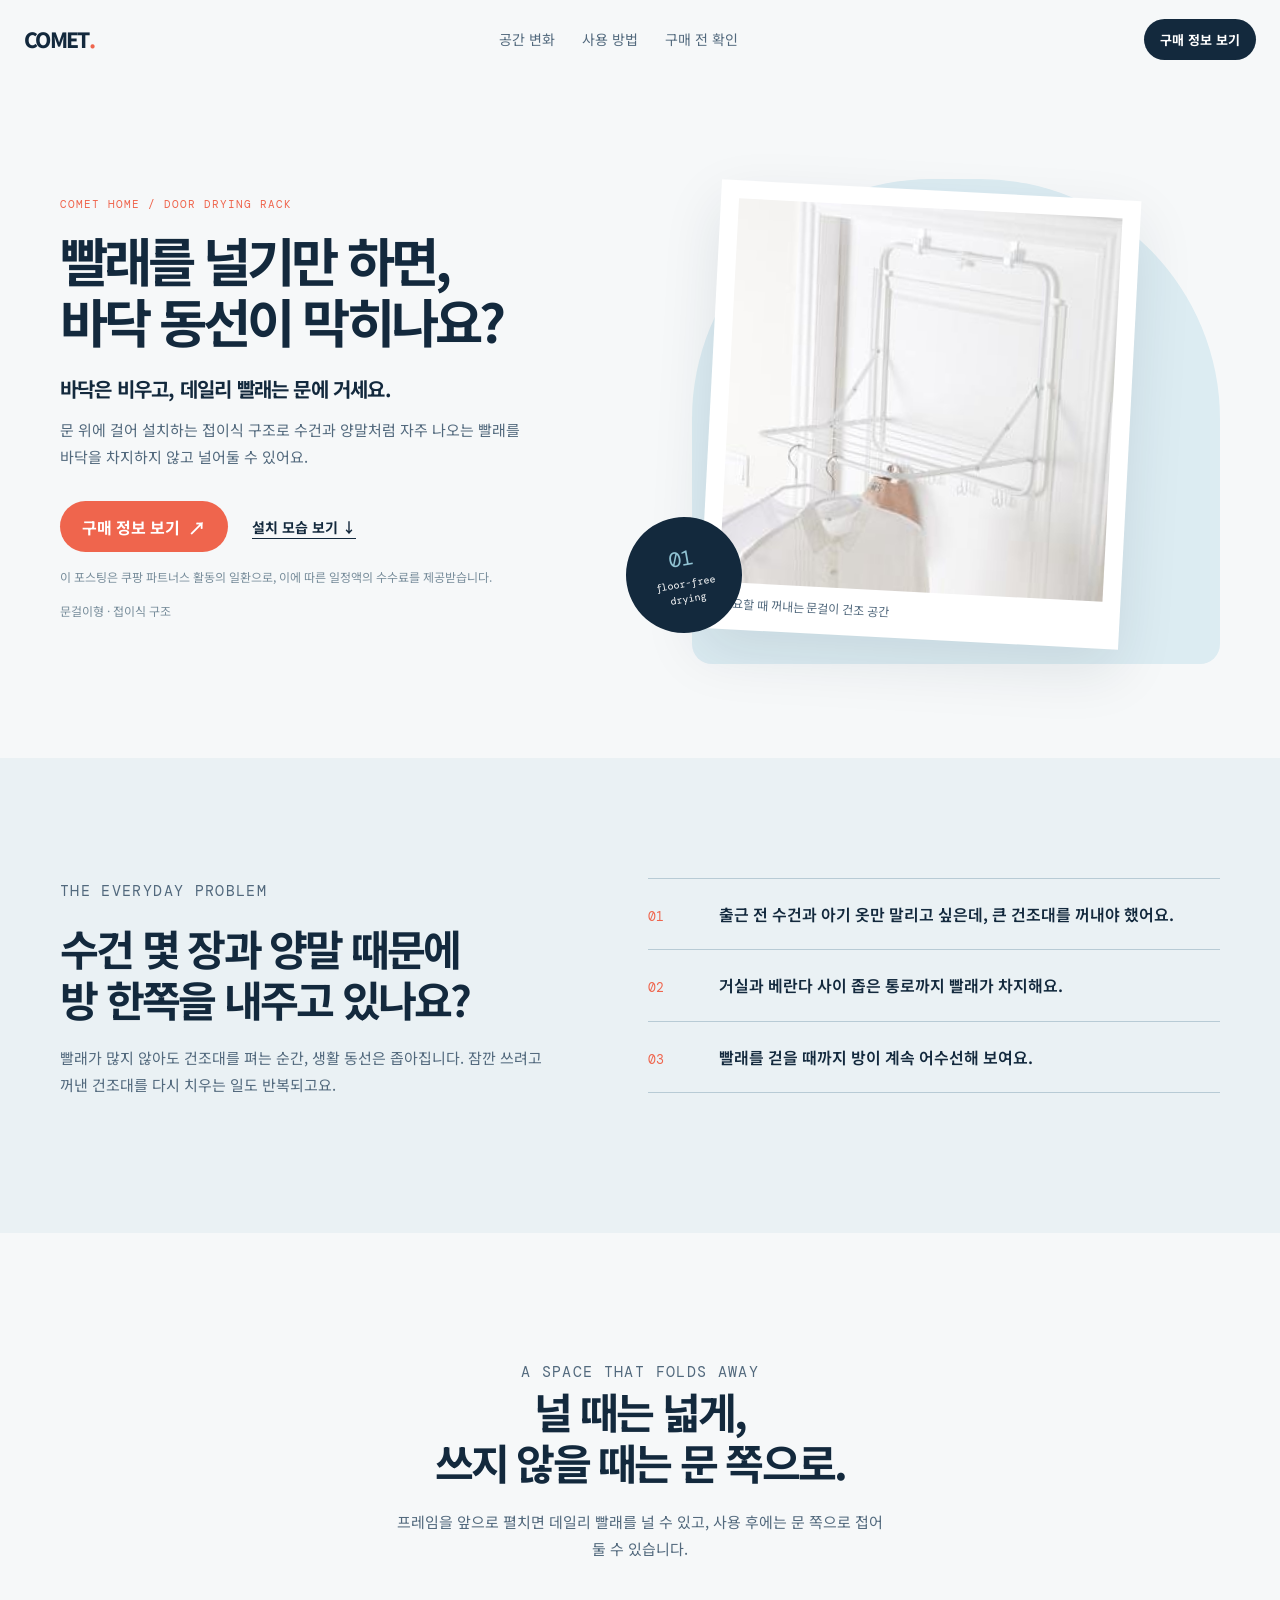
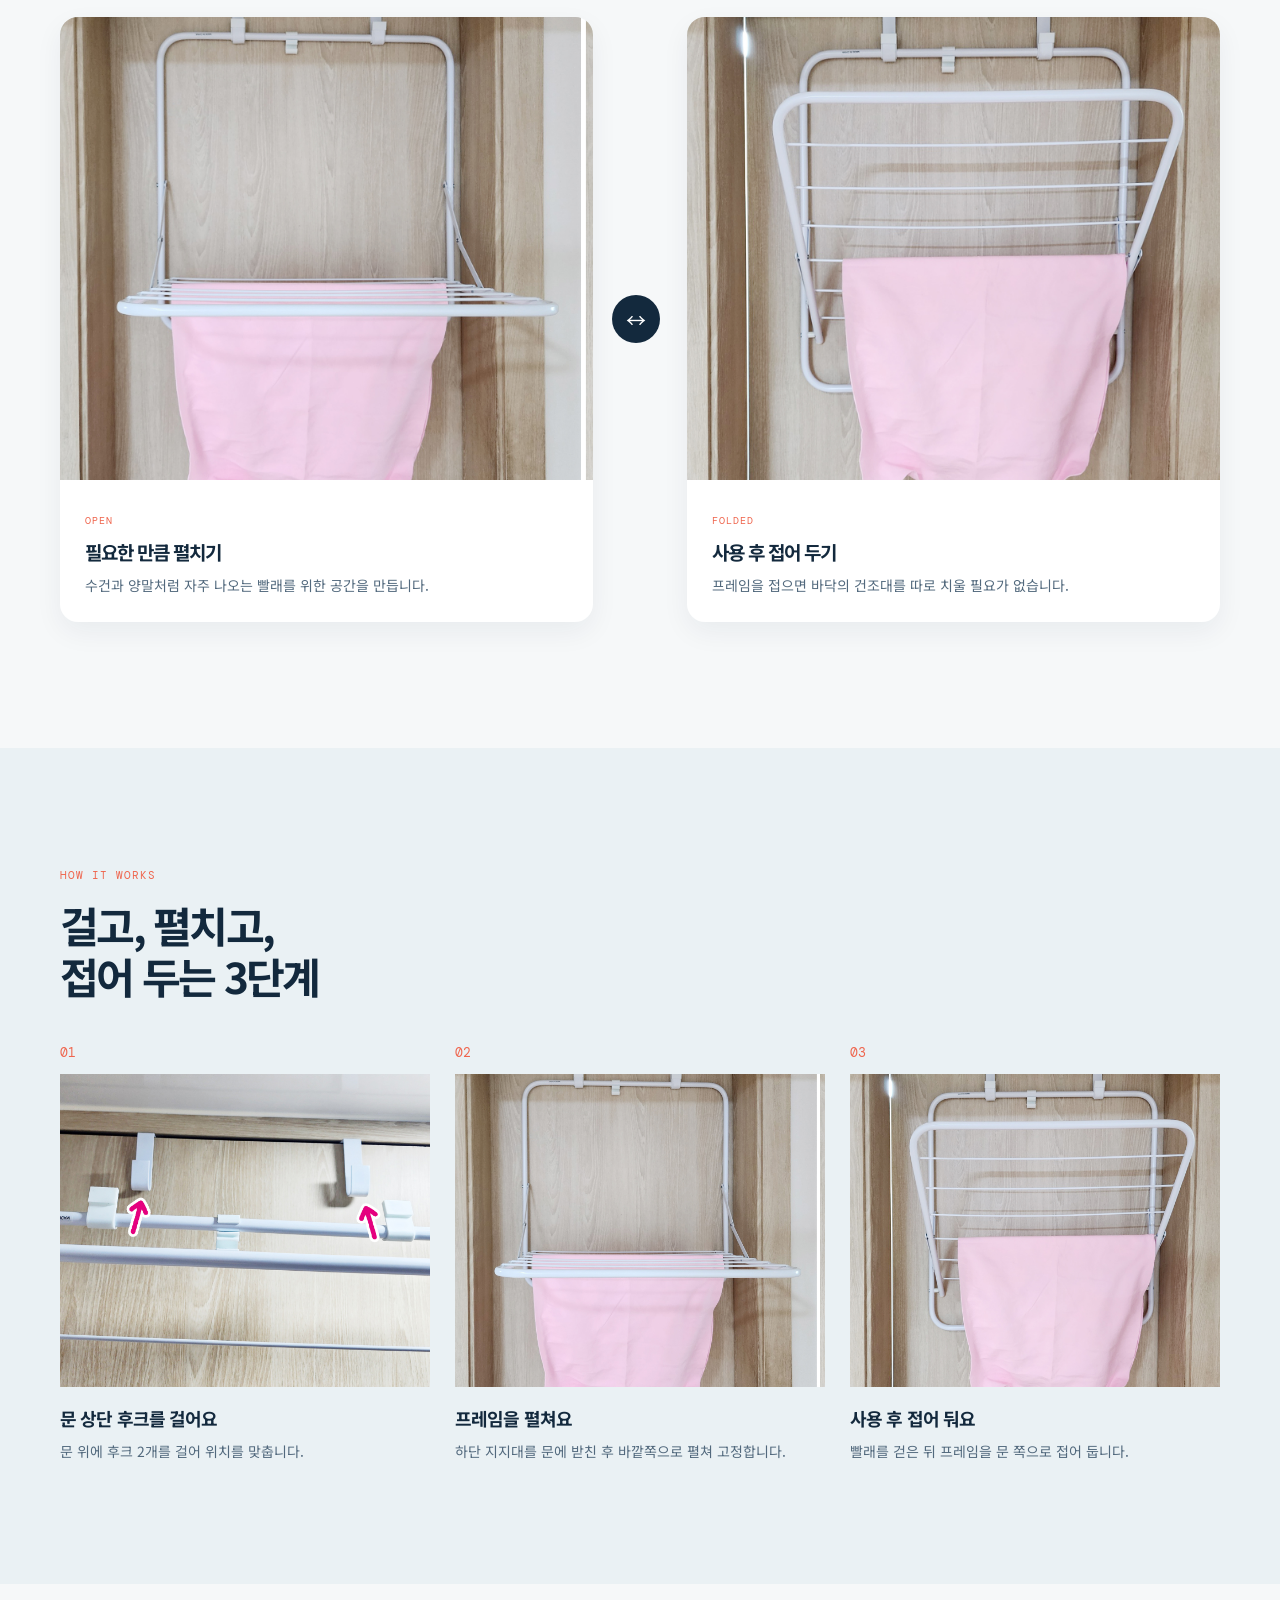
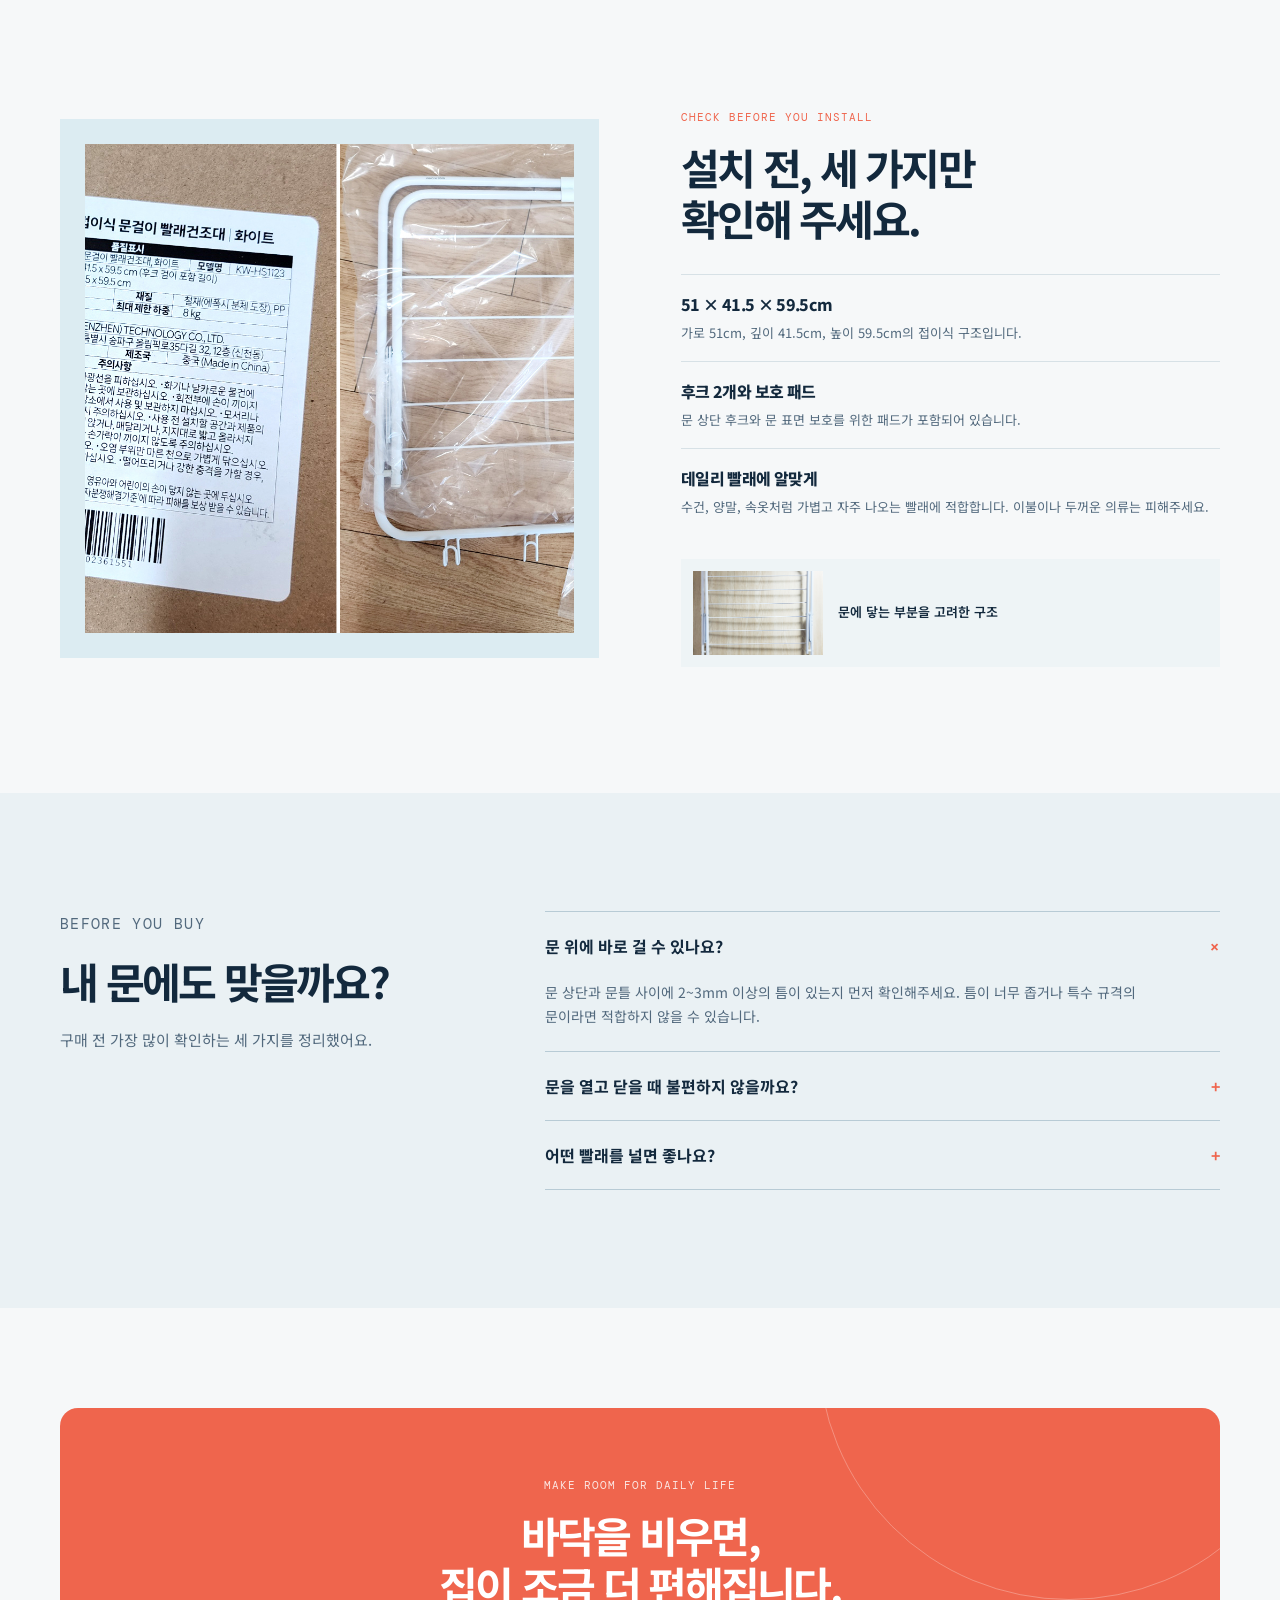
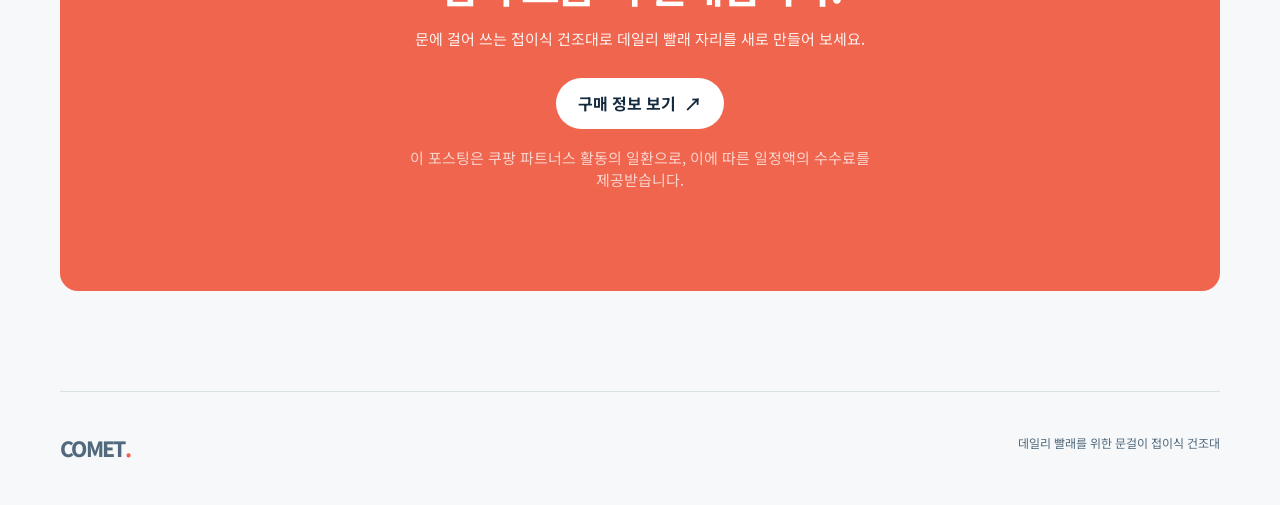
<file: landing-page/index.html>
<!doctype html>
<html lang="ko">
<head>
  <!-- Google tag (gtag.js) -->
  <script async src="https://www.googletagmanager.com/gtag/js?id=G-2RBDY36MX3"></script>
  <script>
    window.dataLayer = window.dataLayer || [];
    function gtag(){dataLayer.push(arguments);}
    gtag('js', new Date());

    gtag('config', 'G-2RBDY36MX3');
  </script>
  <meta charset="utf-8">
  <meta name="viewport" content="width=device-width, initial-scale=1">
  <meta name="description" content="문에 걸어 바닥을 비우는 접이식 빨래건조대 소개 페이지">
  <title>COMET | 접이식 문걸이 빨래건조대</title>
  <link rel="preload" as="image" href="assets/product1-image1.png">
  <link rel="stylesheet" href="styles.css">
</head>
<body id="top">
  <a class="skip-link" href="#main">본문으로 건너뛰기</a>
  <header class="site-header">
    <a class="brand" href="#top" aria-label="COMET 첫 화면">COMET<span>.</span></a>
    <nav aria-label="페이지 탐색">
      <a href="#space-proof">공간 변화</a>
      <a href="#how-it-works">사용 방법</a>
      <a href="#faq">구매 전 확인</a>
    </nav>
    <button class="header-cta cta-btn" type="button" data-cta-location="header">구매 정보 보기</button>
  </header>

  <main id="main">
    <section class="hero section-shell" id="hero">
      <div class="hero-copy reveal">
        <p class="eyebrow">COMET HOME / DOOR DRYING RACK</p>
        <h1>빨래를 널기만 하면,<br>바닥 동선이 막히나요?</h1>
        <p class="hero-lead">바닥은 비우고, 데일리 빨래는 문에 거세요.</p>
        <p class="hero-description">문 위에 걸어 설치하는 접이식 구조로 수건과 양말처럼 자주 나오는 빨래를 바닥을 차지하지 않고 널어둘 수 있어요.</p>
        <div class="hero-actions">
          <a id="hero-cta" class="button button-primary cta-btn" href="https://www.coupang.com/vp/products/7745976872?vendorItemId=87919782252" target="_blank" rel="noopener sponsored" data-cta-location="hero">구매 정보 보기 <span aria-hidden="true">↗</span></a>
          <a class="text-link" href="#space-proof">설치 모습 보기 <span aria-hidden="true">↓</span></a>
        </div>
        <p class="partners-disclosure">이 포스팅은 쿠팡 파트너스 활동의 일환으로, 이에 따른 일정액의 수수료를 제공받습니다.</p>
        <p class="micro-note">문걸이형 · 접이식 구조</p>
      </div>
      <div class="hero-visual reveal reveal-delay">
        <div class="hero-arch"></div>
        <figure class="product-figure">
          <img src="assets/product1-image1.png" alt="문 위에 걸어 설치한 흰색 접이식 빨래건조대" data-fallback>
          <figcaption>필요할 때 꺼내는 문걸이 건조 공간</figcaption>
        </figure>
        <div class="visual-stamp"><span>01</span> floor-free<br>drying</div>
      </div>
    </section>

    <section class="pain-section" id="pain">
      <div class="section-shell pain-layout">
        <div class="pain-intro reveal">
          <p class="eyebrow">THE EVERYDAY PROBLEM</p>
          <h2>수건 몇 장과 양말 때문에<br>방 한쪽을 내주고 있나요?</h2>
          <p>빨래가 많지 않아도 건조대를 펴는 순간, 생활 동선은 좁아집니다. 잠깐 쓰려고 꺼낸 건조대를 다시 치우는 일도 반복되고요.</p>
        </div>
        <div class="pain-list reveal reveal-delay">
          <article><span>01</span><p>출근 전 수건과 아기 옷만 말리고 싶은데, 큰 건조대를 꺼내야 했어요.</p></article>
          <article><span>02</span><p>거실과 베란다 사이 좁은 통로까지 빨래가 차지해요.</p></article>
          <article><span>03</span><p>빨래를 걷을 때까지 방이 계속 어수선해 보여요.</p></article>
        </div>
      </div>
    </section>

    <section class="proof-section section-shell" id="space-proof">
      <div class="centered-heading reveal">
        <p class="eyebrow">A SPACE THAT FOLDS AWAY</p>
        <h2>널 때는 넓게,<br>쓰지 않을 때는 문 쪽으로.</h2>
        <p>프레임을 앞으로 펼치면 데일리 빨래를 널 수 있고, 사용 후에는 문 쪽으로 접어 둘 수 있습니다.</p>
      </div>
      <div class="comparison-grid">
        <article class="comparison-card reveal">
          <div class="crop-frame crop-left"><img src="assets/product1-detail-content2.png" alt="문에 설치한 건조대를 앞으로 펼친 모습" data-fallback></div>
          <div class="comparison-copy"><span>OPEN</span><h3>필요한 만큼 펼치기</h3><p>수건과 양말처럼 자주 나오는 빨래를 위한 공간을 만듭니다.</p></div>
        </article>
        <div class="comparison-mark" aria-hidden="true">↔</div>
        <article class="comparison-card reveal reveal-delay">
          <div class="crop-frame crop-right"><img src="assets/product1-detail-content2.png" alt="문 쪽으로 접어 둔 건조대 모습" data-fallback></div>
          <div class="comparison-copy"><span>FOLDED</span><h3>사용 후 접어 두기</h3><p>프레임을 접으면 바닥의 건조대를 따로 치울 필요가 없습니다.</p></div>
        </article>
      </div>
    </section>

    <section class="steps-section" id="how-it-works">
      <div class="section-shell">
        <div class="steps-heading reveal"><p class="eyebrow">HOW IT WORKS</p><h2>걸고, 펼치고,<br>접어 두는 3단계</h2></div>
        <div class="steps-grid">
          <article class="step reveal"><span class="step-number">01</span><div class="step-image crop-hook"><img src="assets/product1-detail-content3.png" alt="문 상단에 거는 건조대 후크" data-fallback></div><h3>문 상단 후크를 걸어요</h3><p>문 위에 후크 2개를 걸어 위치를 맞춥니다.</p></article>
          <article class="step reveal reveal-delay"><span class="step-number">02</span><div class="step-image crop-left"><img src="assets/product1-detail-content2.png" alt="밖으로 펼친 건조대 프레임" data-fallback></div><h3>프레임을 펼쳐요</h3><p>하단 지지대를 문에 받친 후 바깥쪽으로 펼쳐 고정합니다.</p></article>
          <article class="step reveal reveal-delay-2"><span class="step-number">03</span><div class="step-image crop-right"><img src="assets/product1-detail-content2.png" alt="문 쪽으로 접어 둔 건조대 프레임" data-fallback></div><h3>사용 후 접어 둬요</h3><p>빨래를 걷은 뒤 프레임을 문 쪽으로 접어 둡니다.</p></article>
        </div>
      </div>
    </section>

    <section class="spec-section section-shell" id="spec-proof">
      <div class="spec-image reveal"><img src="assets/product1-detail-content1.png" alt="접이식 문걸이 건조대 본체와 구성품" data-fallback></div>
      <div class="spec-content reveal reveal-delay">
        <p class="eyebrow">CHECK BEFORE YOU INSTALL</p>
        <h2>설치 전, 세 가지만<br>확인해 주세요.</h2>
        <dl>
          <div><dt>51 × 41.5 × 59.5cm</dt><dd>가로 51cm, 깊이 41.5cm, 높이 59.5cm의 접이식 구조입니다.</dd></div>
          <div><dt>후크 2개와 보호 패드</dt><dd>문 상단 후크와 문 표면 보호를 위한 패드가 포함되어 있습니다.</dd></div>
          <div><dt>데일리 빨래에 알맞게</dt><dd>수건, 양말, 속옷처럼 가볍고 자주 나오는 빨래에 적합합니다. 이불이나 두꺼운 의류는 피해주세요.</dd></div>
        </dl>
        <div class="spec-detail"><img src="assets/product1-detail-content4.png" alt="건조대 프레임과 하단 지지대 상세" data-fallback><span>문에 닿는 부분을 고려한 구조</span></div>
      </div>
    </section>

    <section class="faq-section" id="faq">
      <div class="section-shell faq-layout">
        <div class="faq-intro reveal"><p class="eyebrow">BEFORE YOU BUY</p><h2>내 문에도 맞을까요?</h2><p>구매 전 가장 많이 확인하는 세 가지를 정리했어요.</p></div>
        <div class="accordion reveal reveal-delay">
          <details open><summary>문 위에 바로 걸 수 있나요?<span aria-hidden="true">+</span></summary><p>문 상단과 문틀 사이에 2~3mm 이상의 틈이 있는지 먼저 확인해주세요. 틈이 너무 좁거나 특수 규격의 문이라면 적합하지 않을 수 있습니다.</p></details>
          <details><summary>문을 열고 닫을 때 불편하지 않을까요?<span aria-hidden="true">+</span></summary><p>보호 패드가 포함되어 있지만, 빨래를 널어 둔 상태에서 문을 세게 여닫는 환경에는 권장하지 않습니다.</p></details>
          <details><summary>어떤 빨래를 널면 좋나요?<span aria-hidden="true">+</span></summary><p>수건, 양말, 속옷처럼 가볍고 매일 나오는 빨래에 알맞습니다. 무거운 이불이나 두꺼운 의류에는 사용하지 마세요.</p></details>
        </div>
      </div>
    </section>

    <section class="final-section section-shell">
      <div class="final-card reveal">
        <p class="eyebrow">MAKE ROOM FOR DAILY LIFE</p>
        <h2>바닥을 비우면,<br>집이 조금 더 편해집니다.</h2>
        <p>문에 걸어 쓰는 접이식 건조대로 데일리 빨래 자리를 새로 만들어 보세요.</p>
        <a id="final-cta" class="button button-light cta-btn" href="https://www.coupang.com/vp/products/7745976872?vendorItemId=87919782252" target="_blank" rel="noopener sponsored" data-cta-location="final">구매 정보 보기 <span aria-hidden="true">↗</span></a>
        <p class="partners-disclosure partners-disclosure-light">이 포스팅은 쿠팡 파트너스 활동의 일환으로, 이에 따른 일정액의 수수료를 제공받습니다.</p>
      </div>
    </section>
  </main>
  <footer><a class="brand" href="#top">COMET<span>.</span></a><p>데일리 빨래를 위한 문걸이 접이식 건조대</p></footer>
  <div id="toast" class="toast" role="status" aria-live="polite">아직 준비 중입니다.</div>
  <script src="script.js"></script>
</body>
</html>
</file>
<file: landing-page/styles.css>
@import url('https://fonts.googleapis.com/css2?family=DM+Mono&family=Noto+Sans+KR:wght@400;500;600;700;800&display=swap');

:root { --ink:#13293d; --muted:#52697d; --paper:#f6f8f9; --white:#fff; --blue:#dcecf2; --line:#d7e1e6; --coral:#ef654d; --radius:18px; --shadow:0 22px 58px rgba(19,41,61,.10); }
* { box-sizing:border-box; }
html { scroll-behavior:smooth; }
body { margin:0; background:var(--paper); color:var(--ink); font-family:'Noto Sans KR',system-ui,sans-serif; word-break:keep-all; }
img { display:block; width:100%; }
a { color:inherit; text-decoration:none; } button { font:inherit; cursor:pointer; } .section-shell { width:min(1160px,calc(100% - 48px)); margin:auto; }
.skip-link { position:absolute; left:12px; top:-48px; z-index:20; background:var(--ink); color:#fff; padding:10px 14px; border-radius:8px; } .skip-link:focus { top:12px; }
.site-header { height:78px; width:min(1280px,calc(100% - 48px)); margin:auto; display:flex; align-items:center; justify-content:space-between; gap:24px; }
.brand { font-weight:800; letter-spacing:-.08em; font-size:21px; } .brand span { color:var(--coral); } nav { display:flex; gap:27px; font-size:14px; color:var(--muted); } nav a:hover,.text-link:hover { color:var(--coral); }
.header-cta { background:var(--ink); border:0; color:white; padding:11px 16px; border-radius:999px; font-size:13px; font-weight:700; }
.hero { min-height:680px; padding:76px 0 84px; display:grid; grid-template-columns:.9fr 1.1fr; align-items:center; gap:70px; }
.eyebrow { color:var(--coral); font:11px 'DM Mono',monospace; letter-spacing:.09em; margin:0 0 18px; } h1,h2,h3,p { margin-top:0; } h1 { letter-spacing:-.075em; font-size:clamp(39px,4.1vw,63px); line-height:1.16; margin-bottom:24px; } h2 { font-size:clamp(31px,3.3vw,49px); letter-spacing:-.065em; line-height:1.2; margin-bottom:20px; } .hero-lead { font-size:20px; font-weight:700; letter-spacing:-.04em; margin-bottom:13px; } .hero-description,.pain-intro>p,.centered-heading>p,.faq-intro>p { color:var(--muted); font-size:15px; line-height:1.8; max-width:500px; }
.hero-actions { margin-top:31px; display:flex; align-items:center; gap:24px; } .button { min-height:51px; padding:0 22px; border-radius:999px; font-weight:700; border:0; transition:transform .2s,background .2s; display:inline-flex; align-items:center; justify-content:center; } .button:hover,.header-cta:hover { transform:translateY(-2px); } .button:active,.header-cta:active { transform:translateY(1px); } .button-primary { background:var(--coral); color:#fff; } .button span { margin-left:8px; font-size:18px; } .text-link { font-size:14px; font-weight:700; text-decoration:underline; text-underline-offset:5px; } .partners-disclosure { color:#788d9b; font-size:12px; line-height:1.5; margin:16px 0 0; } .partners-disclosure-light { color:rgba(255,255,255,0.78); margin:18px auto 0; max-width:480px; } .micro-note { color:#788d9b; margin-top:16px; font-size:12px; }
.hero-visual { position:relative; min-height:500px; display:flex; align-items:center; justify-content:center; } .hero-arch { position:absolute; inset:15px 0 0 12%; border-radius:240px 240px 20px 20px; background:var(--blue); } .product-figure { position:relative; z-index:1; width:min(420px,78%); margin:0; padding:18px; background:white; box-shadow:var(--shadow); transform:rotate(3deg); } .product-figure img { aspect-ratio:1; object-fit:cover; } figcaption { padding:12px 3px 0; font-size:12px; color:var(--muted); } .visual-stamp { position:absolute; z-index:2; bottom:31px; left:1%; width:116px; height:116px; border-radius:50%; background:var(--ink); color:white; display:grid; place-content:center; text-align:center; font:10px/1.5 'DM Mono',monospace; transform:rotate(-10deg); } .visual-stamp span { color:#91c3d3; font-size:21px; }
.pain-section,.steps-section,.faq-section { background:#eaf1f4; } .pain-layout { padding:120px 0; display:grid; grid-template-columns:.95fr 1.05fr; gap:70px; align-items:start; } .pain-list { border-top:1px solid #b8cbd5; } .pain-list article { border-bottom:1px solid #b8cbd5; display:grid; grid-template-columns:58px 1fr; gap:13px; padding:22px 0; align-items:baseline; } .pain-list span,.step-number { color:var(--coral); font:13px 'DM Mono',monospace; } .pain-list p { margin:0; font-size:16px; line-height:1.65; font-weight:600; }
.proof-section { padding:126px 0; } .centered-heading { text-align:center; max-width:640px; margin:0 auto 55px; } .centered-heading>p { margin:0 auto; } .comparison-grid { display:grid; grid-template-columns:1fr 56px 1fr; align-items:center; gap:19px; } .comparison-card { background:var(--white); overflow:hidden; border-radius:var(--radius); box-shadow:0 10px 28px rgba(19,41,61,.06); } .crop-frame { aspect-ratio:1.15; overflow:hidden; background:#e8eff1; } .crop-frame img,.step-image img { width:200%; height:100%; max-width:none; object-fit:cover; } .crop-left img { object-position:left center; transform:translateX(0); } .crop-right img { object-position:right center; transform:translateX(-50%); } .comparison-copy { padding:25px; } .comparison-copy span { color:var(--coral); font:10px 'DM Mono',monospace; letter-spacing:.1em; } .comparison-copy h3 { font-size:19px; letter-spacing:-.05em; margin:9px 0; } .comparison-copy p { margin:0; color:var(--muted); font-size:14px; line-height:1.65; } .comparison-mark { width:48px; height:48px; border-radius:50%; display:grid; place-items:center; background:var(--ink); color:white; font-size:20px; }
.steps-section { padding:120px 0; } .steps-heading { margin-bottom:42px; } .steps-grid { display:grid; grid-template-columns:repeat(3,1fr); gap:25px; } .step { position:relative; } .step-number { display:block; margin-bottom:13px; } .step-image { overflow:hidden; aspect-ratio:1.18; background:white; margin-bottom:18px; } .crop-hook img { width:200%; max-width:none; object-fit:cover; object-position:right top; transform:translateX(-50%); } .step h3 { margin:0 0 9px; font-size:18px; letter-spacing:-.05em; } .step p { margin:0; color:var(--muted); font-size:14px; line-height:1.7; }
.spec-section { padding:126px 0; display:grid; grid-template-columns:1fr 1fr; gap:82px; align-items:center; } .spec-image { background:var(--blue); padding:25px; } .spec-image img { aspect-ratio:1; object-fit:cover; } .spec-content dl { margin:31px 0 23px; } .spec-content dl div { border-top:1px solid var(--line); padding:17px 0; } .spec-content dt { font-size:16px; font-weight:800; letter-spacing:-.04em; margin-bottom:6px; } .spec-content dd { margin:0; color:var(--muted); font-size:13px; line-height:1.7; } .spec-detail { display:grid; grid-template-columns:130px 1fr; gap:15px; align-items:center; background:#eef4f6; padding:12px; } .spec-detail img { height:84px; object-fit:cover; } .spec-detail span { font-size:13px; font-weight:600; line-height:1.55; }
.faq-section { padding:118px 0; } .faq-layout { display:grid; grid-template-columns:.75fr 1.25fr; gap:80px; } .accordion { border-top:1px solid #b8cbd5; } details { border-bottom:1px solid #b8cbd5; } summary { list-style:none; padding:22px 0; cursor:pointer; font-size:16px; font-weight:700; display:flex; justify-content:space-between; gap:15px; } summary::-webkit-details-marker { display:none; } summary span { color:var(--coral); transition:transform .2s; } details[open] summary span { transform:rotate(45deg); } details p { margin:0; padding:0 38px 22px 0; color:var(--muted); font-size:14px; line-height:1.75; }
.final-section { padding:100px 0; } .final-card { background:var(--coral); border-radius:var(--radius); padding:70px 48px; text-align:center; color:white; position:relative; overflow:hidden; } .final-card::after { content:''; position:absolute; width:500px; height:500px; border:1px solid rgba(255,255,255,.28); border-radius:50%; top:-310px; right:-100px; } .final-card .eyebrow { color:#fff; opacity:.84; } .final-card h2 { margin-bottom:17px; } .final-card p:not(.eyebrow) { font-size:15px; opacity:.92; margin-bottom:29px; } .button-light { background:white; color:var(--ink); position:relative; z-index:1; } footer { width:min(1160px,calc(100% - 48px)); margin:auto; border-top:1px solid var(--line); min-height:114px; display:flex; align-items:center; justify-content:space-between; color:var(--muted); font-size:12px; }
.toast { position:fixed; z-index:30; left:50%; bottom:26px; transform:translate(-50%,25px); opacity:0; padding:13px 19px; border-radius:999px; background:var(--ink); color:#fff; font-size:14px; pointer-events:none; transition:.25s ease; box-shadow:var(--shadow); } .toast.is-visible { opacity:1; transform:translate(-50%,0); }
.image-fallback { min-height:180px; display:grid; place-items:center; color:#718695; font-size:14px; background:#e8eff1; }
.reveal { opacity:0; transform:translateY(18px); transition:opacity .6s ease,transform .6s ease; } .reveal.is-visible { opacity:1; transform:none; } .reveal-delay { transition-delay:.12s; } .reveal-delay-2 { transition-delay:.22s; }
@media (prefers-reduced-motion:reduce) { html { scroll-behavior:auto; } *,*::before,*::after { animation-duration:.01ms!important; transition-duration:.01ms!important; } .reveal { opacity:1; transform:none; } }
@media (max-width:760px) { .section-shell,.site-header,footer { width:min(100% - 32px,600px); } .site-header { height:67px; } nav { display:none; } .header-cta { padding:9px 12px; font-size:12px; } .hero { min-height:auto; padding:51px 0 70px; grid-template-columns:1fr; gap:36px; } h1 { font-size:38px; } .hero-actions { flex-direction:column; align-items:stretch; gap:17px; } .button { width:100%; } .hero-visual { min-height:390px; order:2; } .product-figure { width:77%; } .pain-layout,.spec-section,.faq-layout { grid-template-columns:1fr; gap:38px; padding:75px 0; } .proof-section { padding:77px 0; } .comparison-grid { grid-template-columns:1fr; gap:16px; } .comparison-mark { margin:auto; transform:rotate(90deg); } .steps-section,.faq-section { padding:75px 0; } .steps-grid { grid-template-columns:1fr; gap:39px; } .step-image { aspect-ratio:1.35; } .spec-section { padding:76px 0; } .spec-image { width:88%; } .faq-layout { gap:29px; } .final-section { padding:70px 0; } .final-card { padding:51px 22px; } .final-card h2 { font-size:34px; } footer { min-height:110px; align-items:flex-start; flex-direction:column; justify-content:center; gap:9px; } }
</file>
